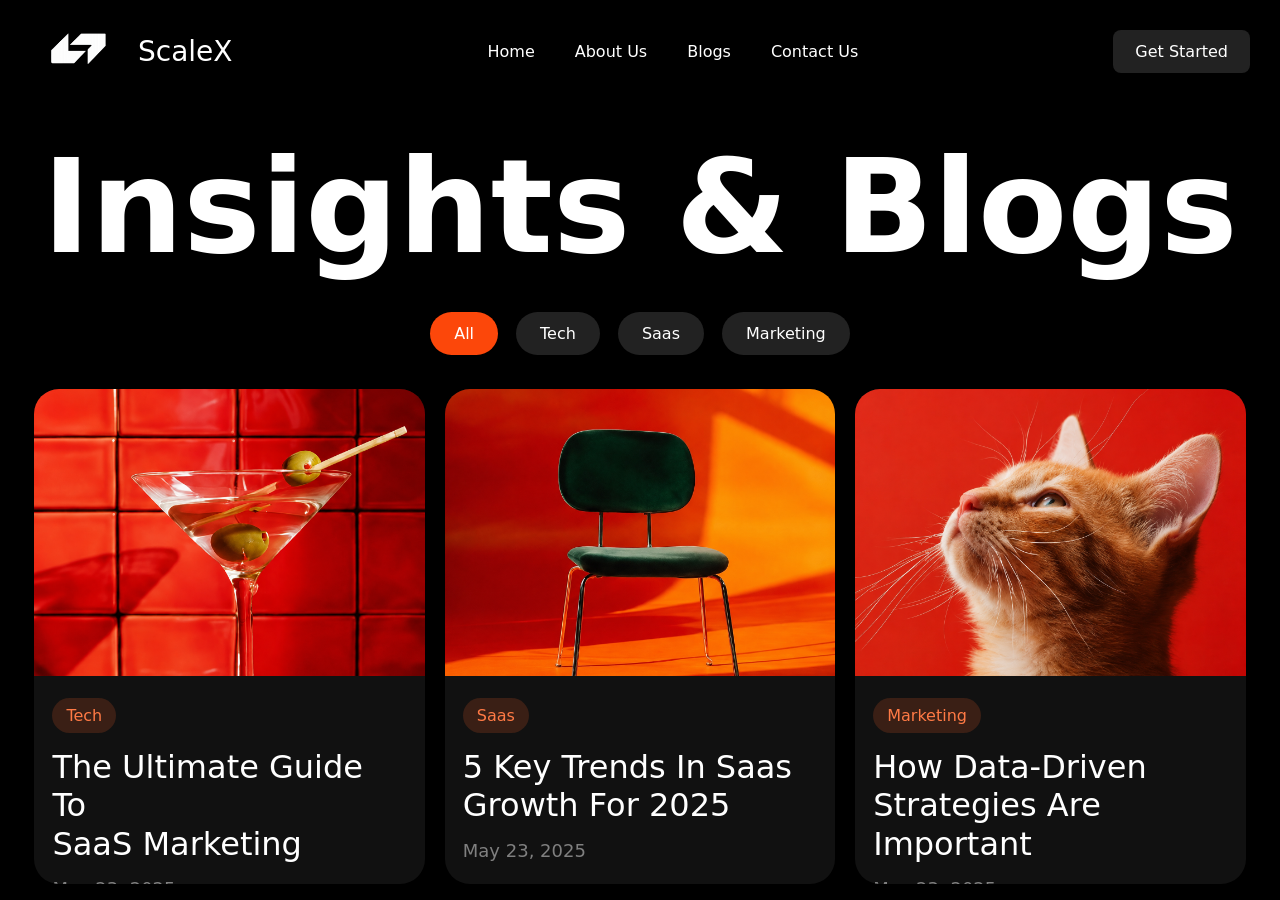
<file: A2 - Assignment Two/Design 1/index.html>
<!DOCTYPE html>
<html lang="en">
<head>
    <meta charset="UTF-8">
    <meta name="viewport" content="width=device-width, initial-scale=1.0">
    <title>Design 1</title>
    <link rel="stylesheet" href="style.css">
</head>
<body>
    <div class="main">
        <nav>
            <div class="logo">
                <img src="./assests/logo.png" alt="logo" width="100">
                <span>ScaleX</span>
            </div>
            <div class="links">
                <a href="#">Home</a>
                <a href="#">About Us</a>
                <a href="#">Blogs</a>
                <a href="#">Contact Us</a>
            </div>
            <button>Get Started</button>
        </nav>
        <div class="hero">
            <h1>Insights & Blogs</h1>
            <div class="categories">
                <p class="active">All</p>
                <p class="cat">Tech</p>
                <p class="cat">Saas</p>
                <p class="cat">Marketing</p>
            </div>
        </div>
        <div class="cards">
            <div class="card">
                <img src="./assests/img1.png" alt="img1">
                <div class="content">
                    <p>Tech</p>
                    <h2>The Ultimate Guide To<br /> SaaS Marketing</h2>
                    <p class="date">May 23, 2025</p>
                </div>
            </div>
            <div class="card">
                <img src="./assests/img2.png" alt="img2">
                <div class="content">
                    <p>Saas</p>
                    <h2>5 Key Trends In Saas<br /> Growth For 2025</h2>
                    <p class="date">May 23, 2025</p>
                </div>
            </div>
            <div class="card">
                <img src="./assests/img3.png" alt="img3">
                <div class="content">
                    <p>Marketing</p>
                    <h2>How Data-Driven<br />Strategies Are Important</h2>
                    <p class="date">May 23, 2025</p>
                </div>
            </div>
        </div>
    </div>
</body>
</html>
</file>
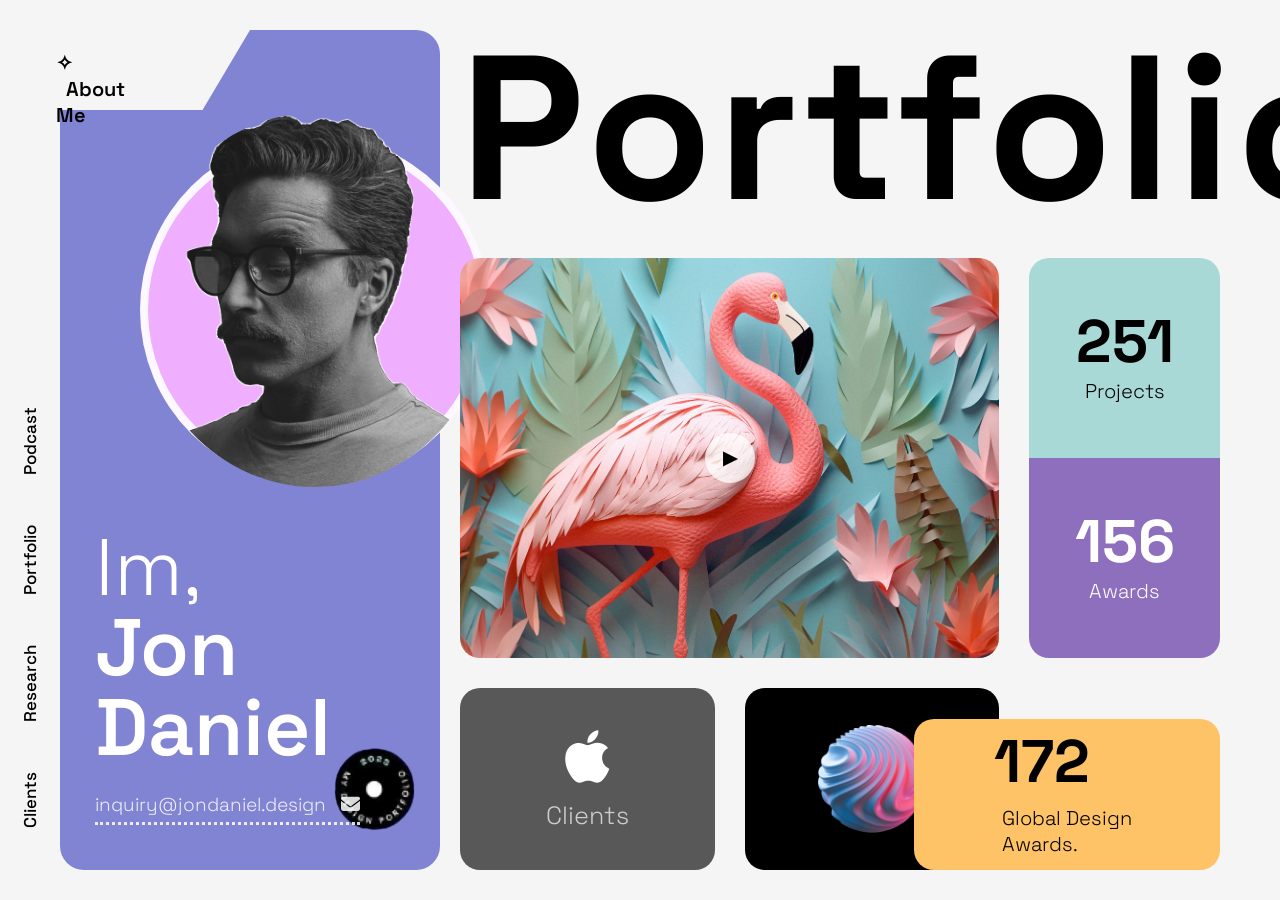
<file: A4 - Assignment Four/Design 3/index.html>
<!DOCTYPE html>
<html lang="en">

<head>
    <meta charset="UTF-8">
    <meta name="viewport" content="width=device-width, initial-scale=1.0">
    <title>Design 3</title>
    <link rel="stylesheet" href="style.css">
    <link rel="stylesheet" href="https://cdnjs.cloudflare.com/ajax/libs/font-awesome/6.6.0/css/all.min.css">

</head>

<body>

    <div class="main">

        <div class="left">

            <p class="about">✧ &nbsp;&nbsp;About Me</p>

            <div class="side-menu">
                <p>Clients</p>
                <p>Research</p>
                <p>Portfolio</p>
                <p>Podcast</p>
            </div>

            <div class="circle">

                <img class="person" src="./assets/person.png" alt="personimg" width="350">
            </div>
            <div class="info">
                <h2><span>Im,</span><br>Jon<br>Daniel</h2>
                <p>inquiry@jondaniel.design <i class="fa-regular fa-envelope"></i></p>
            </div>

            <img class="disk" src="./assets/disk.png" alt="disk">

        </div>

        <div class="right">

            <div class="heading">
                <h1>Portfolio</h1>
            </div>

            <div class="video">
                <img src="./assets/bird.jpg" alt="">
                <div class="play">▶</div>
            </div>

            <div class="stats">
                <div class="projects">
                    <h3>251</h3>
                    <p>Projects</p>
                </div>

                <div class="awards">
                    <h3>156</h3>
                    <p>Awards</p>
                </div>
            </div>

            <div class="clients-box">
                <h2><i class="fa-brands fa-apple"></i></h2>
                <p>Clients</p>
            </div>

            <div class="sphere">
                <div class="ball">
                    <img src="./assets/ball.webp" alt="ball" width="110">
                </div>
            </div>

            <div class="award-box">
                <h3>172</h3>
                <p>Global Design <br>Awards.</p>
            </div>

        </div>

    </div>

</body>

</html>
</file>
<file: A2 - Assignment Two/Design 1/style.css>
*{
    margin: 0;
    padding: 0;
    box-sizing: border-box;
    font-family: system-ui, -apple-system, BlinkMacSystemFont, 'Segoe UI', sans-serif;
}

html,body{
    width: 100%;
    height: 100%;
    overflow: hidden; 
    color: white;
}

.main{
    width: 100%;
    height: 100vh;      
    background-color: black;
    padding: 15px 30px;
}

nav{
    display: flex;
    justify-content: space-between;
    align-items: center;
    height: 8vh;
}

.logo{
    display: flex;
    align-items: center;
    gap: 8px;
}

.logo span{
    font-size: 28px;
    font-weight: 500;
}

.links{
    display: flex;
    gap: 40px;
}

.links a{
    text-decoration: none;
    color: white;
    font-size: 16px;
}

button{
    padding: 12px 22px;
    border: none;
    color: white;
    font-size: 16px;
    background-color: #222;
    border-radius: 8px;
}

.hero{
    width: 100%;
    height: 28vh;
    display: flex;
    flex-direction: column;
    justify-content: center;
}

.hero h1{
    font-size: 130px;   
    text-align: center;
    font-weight: 600;
    line-height: 1;
    margin-top: 70px ;
    margin-bottom: 20px ;
}

.categories{
    display: flex;
    justify-content: center;
    gap: 18px;
    margin-top: 20px;
}

.categories p{
    background-color:#222;
    padding: 12px 24px;
    border-radius: 40px;
    font-weight: 500;
}

.categories .active{
    background-color: #FC470A;
}

.cards{
    height: 55vh;
    display: flex;
    justify-content: center;
    gap: 20px;
    margin-top: 50px;
}

.card{
    width: 32%;
    background: #111;
    border-radius: 25px;
    overflow: hidden;
}

.card img{
    width: 100%;
    height: 58%;
    object-fit: cover;
}

.content{
    padding: 18px;
}

.content p:first-child{
    display: inline-block;
    background: #3a1f15;
    color: #ff7a45;
    padding: 8px 14px;
    border-radius: 20px;
    margin-bottom: 15px;
}

.content h2{
    font-size: 32px;
    font-weight: 500;
    line-height: 1.2;
    margin-bottom: 15px;
}

.date{
    color: gray;
    font-size: 18px;
}
</file>
<file: A4 - Assignment Four/Design 3/style.css>
@import url('https://fonts.googleapis.com/css2?family=Space+Grotesk:wght@300..700&display=swap');

* {
    margin: 0;
    padding: 0;
    box-sizing: border-box;
    font-family: "Space Grotesk", sans-serif;
}

html,
body {
    width: 100%;
    height: 100%;
    overflow: hidden;
}

body {
    background: #f5f5f5;
}

.main {
    width: 100vw;
    height: 100vh;
    padding: 30px 60px;
    display: grid;
    grid-template-columns: 1fr 2fr;
    gap: 20px;
}

.left {
    background-color: #8184D2;
    border-radius: 24px;
    position: relative;
    overflow: visible;
    padding: 30px;
    display: flex;
    flex-direction: column;
}

.left::before {
    content: "";
    position: absolute;
    top: 0;
    left: 0;

    width: 190px;
    height: 80px;

    background: #f5f5f5;

    clip-path: polygon(0 0, 100% 0, 75% 100%, 0 100%);

    z-index: 1;
}

.about {
    position: absolute;
    background: none;
    font-size: 20px;
    font-weight: 600;
    z-index: 10;
    right: 315px;
    top: 20px;
}

.side-menu {
    position: absolute;
    left: -30px;
    top: 95%;
    transform: translateY(-50%) rotate(-90deg);
    transform-origin: left center;
    display: flex;
    gap: 50px;
    font-size: 17px;
    font-weight: 500;
    z-index: 20;
}

.side-menu p {
    white-space: nowrap;
}

.circle {
    width: 350px;
    height: 350px;
    border-radius: 50%;
    background-color: #EFAEFE;
    border: 8px solid rgba(255, 255, 255, 0.9);
    position: absolute;
    top: 105px;
    left: 80px;
}

.person {
    transform: scaleX(-1);
    position: absolute;
    top: -30px;
    left: -8px;
    z-index: 2;
    border-radius: 50%;
    object-fit: cover;
}

.info {
    position: absolute;
    bottom: 20px;
    left: 20px;
    z-index: 3;
    padding-left: 15px;
}

.info h2 span {
    font-weight: 100;
}

.info h2 {
    font-size: 80px;
    line-height: 1;
    color: white;
    font-weight: 600;
}

.info p {
    margin: 25px 0;
    color: rgba(255, 255, 255, 0.85);
    font-size: 19px;
    font-weight: 200;
    padding-bottom: 5px;
    border-bottom: 3px dotted rgba(255, 255, 255, 0.85);
}
.info p i{
    font-weight: 900;
    margin-left: 10px;
}

.disk {
    position: absolute;
    bottom: 20px;
    right: 5px;
    width: 120px;
    height: 120px;
}

.disk-circle {
    width: 70px;
    height: 70px;
    border-radius: 50%;
    border: 2px solid rgba(255, 255, 255, 0.3);
    position: relative;
}

.disk-dot {
    width: 8px;
    height: 8px;
    background: white;
    border-radius: 50%;
    position: absolute;
    top: 50%;
    left: 50%;
    transform: translate(-50%, -50%);
}

.right {
    display: grid;
    grid-template-columns: 2fr 2fr 1.5fr;
    grid-template-rows: auto 400px auto;
    grid-template-areas:
        "heading heading heading"
        "video video stats"
        "clients sphere award";
    gap: 30px;
    position: relative;
}

.heading {
    grid-area: heading;
    display: flex;
    align-items: center;
}

.heading h1 {
    font-size: 205px;
    line-height: 0.7;
    font-weight: 700;
    letter-spacing: 5px;
}

.video {
    grid-area: video;
    border-radius: 20px;
    overflow: hidden;
    position: relative;
    background: gray;
}

.video img {
    width: 100%;
    height: 100%;
    object-fit: cover;
}

.play {
    width: 50px;
    height: 50px;
    border-radius: 50%;
    background: rgba(255, 255, 255, 0.75);
    display: flex;
    justify-content: center;
    align-items: center;
    position: absolute;
    top: 50%;
    left: 50%;
    transform: translate(-50%, -50%);
    font-size: 18px;
    color: black;
    font-weight: 600;
    cursor: pointer;
}

.stats {
    grid-area: stats;
    display: grid;
    grid-template-rows: 1fr 1fr;
}

.projects,
.awards {
    display: flex;
    flex-direction: column;
    justify-content: center;
    align-items: center;
}

.projects {
    border-radius: 20px 20px 0 0 ;
    background: #A9D9D7;
}

.awards {
    border-radius: 0 0 20px 20px ;
    background: #8E6FBE;
    color: white;
}

.projects h3,
.awards h3 {
    font-size: 60px;
    font-weight: 900;
    line-height: 1;
}

.projects p,
.awards p {
    font-size: 20px;
    margin-top: 6px;
    font-weight: 100;
    line-height: 1.3;
}

.clients-box {
    grid-area: clients;
    background-color: #585858;
    border-radius: 20px;
    display: flex;
    flex-direction: column;
    justify-content: center;
    align-items: center;
    gap: 12px;
    color: white;
    padding: 10px 0;
    /* padding:24px; */
}

.clients-box i {
    font-size: 60px;
}

.clients-box p {
    opacity: 0.7;
    font-size: 25px;
    font-weight: 100;
}

.sphere {
    padding: 10px 0;
    grid-area: sphere;
    background: black;
    border-radius: 20px;
    display: flex;
    justify-content: center;
    align-items: center;
}

.ball {
    display: flex;
    justify-content: center;
    align-items: center;
}

.award-box {
    grid-area: award;
    background: #FEC267;
    border-radius: 20px;
    padding: 13px 80px;
    display: flex;
    flex-direction: column;
    justify-content: center;
    align-items: center;
    gap: 5px;
    position: absolute;
    right: 0px;
    bottom: 0px;
}

.award-box h3 {
    font-size: 60px;
    font-weight: 900;
    line-height: 1;
    margin-right: 50px;
}

.award-box p {
    margin-top: 8px;
    font-size: 20px;
    font-weight: 100;
    line-height: 1.3;
}
</file>
